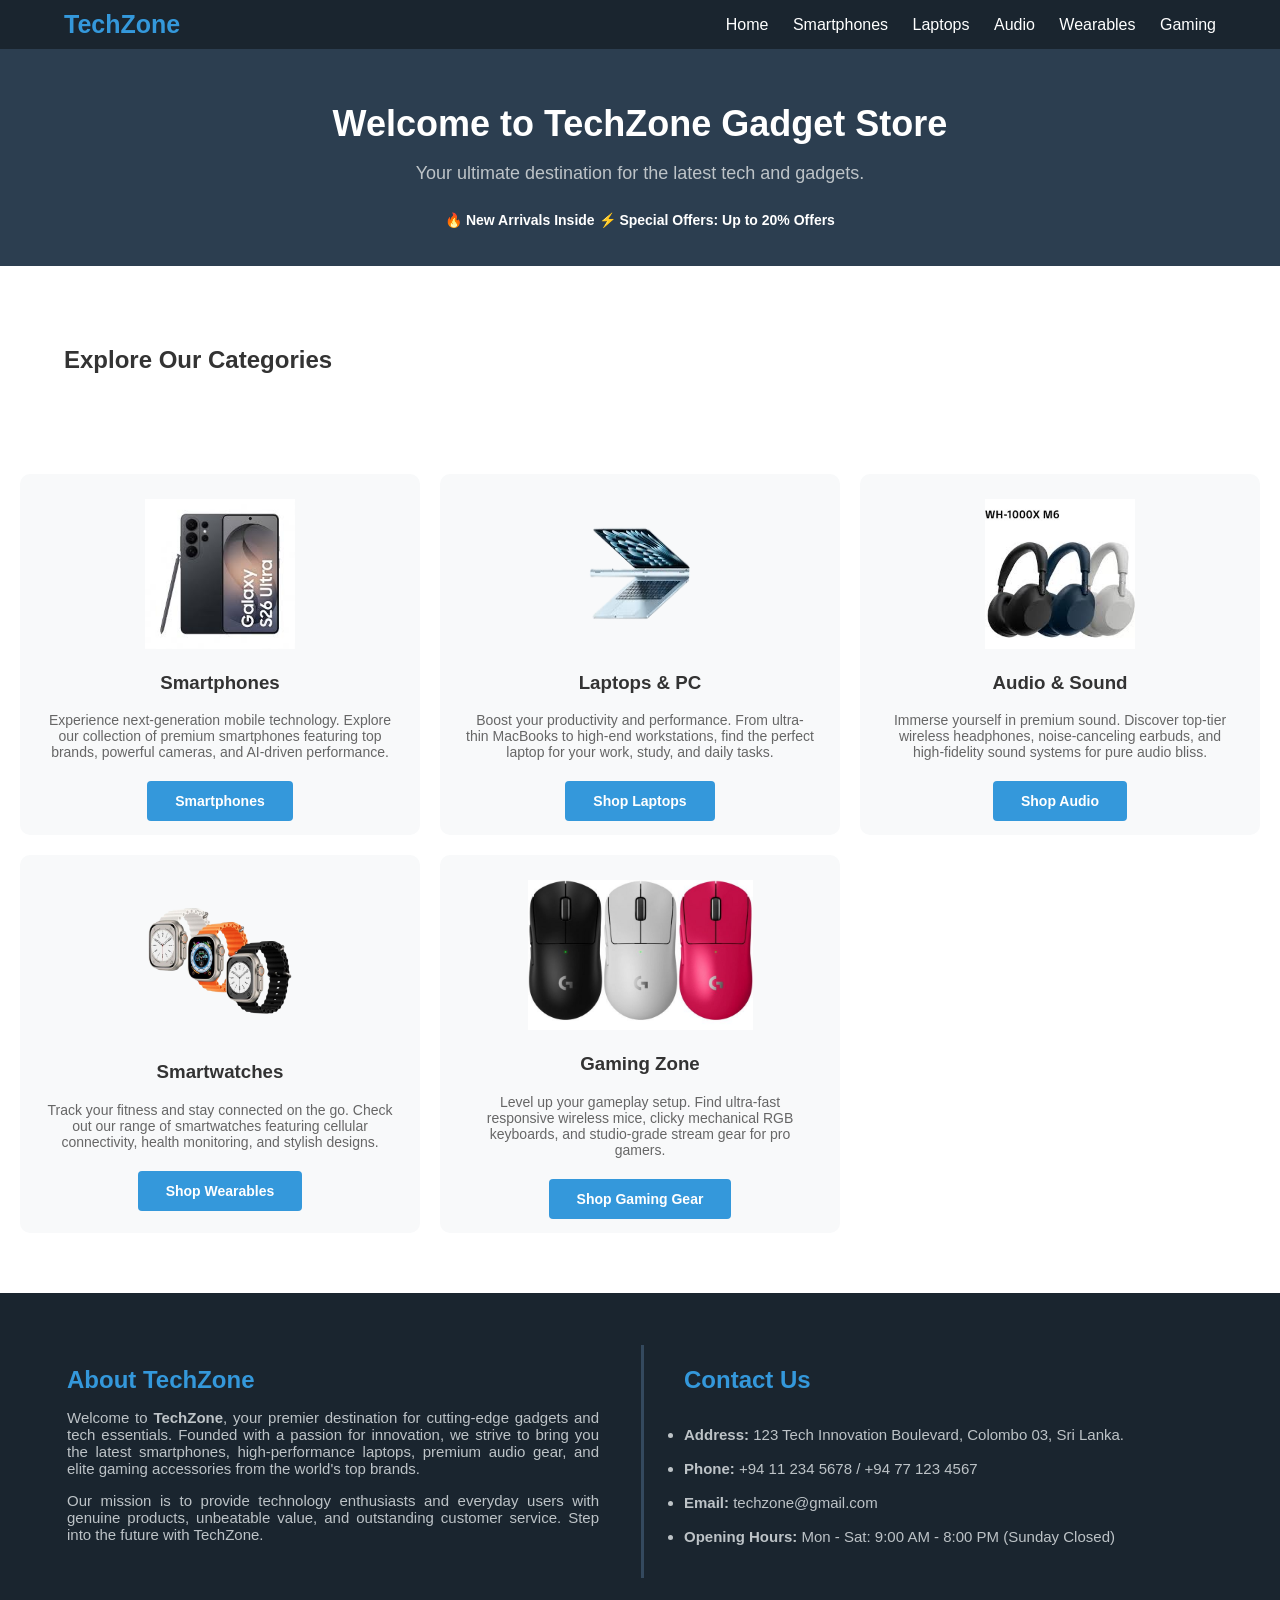
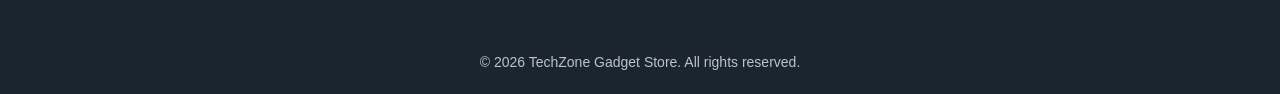
<file: index.html>
<!DOCTYPE html>
<html> 

    <head>
        <title>TechZone Gadget Store</title>
        <link rel="stylesheet" href="style.css">
    </head>

    <body style="font-family: 'Segoe UI', Tahoma, Geneva, Verdana, sans-serif;">

        <header>
            <div class="TZ"><b>TechZone</b></div>
            <nav>
                <a href="index.html">Home</a>
                <a href="smartphones.html">Smartphones</a>
                <a href="laptops.html">Laptops</a>
                <a href="audio.html">Audio</a>
                <a href="wearables.html">Wearables</a>
                <a href="gaming.html">Gaming</a>
            </nav>
        </header>

        <div class="hm" id="home">

            <h1 class="hm-h1">Welcome to TechZone Gadget Store</h1>
            <p class="hm-p">Your ultimate destination for the latest tech and gadgets.</p>
            
            <div class="Offers">
                    🔥 New Arrivals Inside 
                    ⚡ Special Offers: Up to 20% Offers
            </div>

        </div>
        <div class="home-categories">
        <h2 class="category">Explore Our Categories</h2>
        
            <table style="width: 100%; table-layout: fixed; border-collapse: separate; border-spacing: 20px;">
                
                <tr align="center">
                    <td class="td">

                        <img src="images/Smartphones/S26 ultra.jfif"  width="150px" height="150px"/>
                        <h3>Smartphones</h3>
                        <p class="p">Experience next-generation mobile technology. Explore our collection of premium smartphones featuring top brands, powerful cameras, and AI-driven performance.</p>
                        <br>
                        <a href="smartphones.html" class="shop">Smartphones</a>
                    </td>

                    <td class="td">
                        <img src="images/Laptops/Apple M5.png"  width="150px" height="150px"/>
                        <h3>Laptops & PC</h3>
                        <p class="p">Boost your productivity and performance. From ultra-thin MacBooks to high-end workstations, find the perfect laptop for your work, study, and daily tasks.</p>
                        <br>
                        <a href="laptops.html" class="shop">Shop Laptops</a>
                    </td>

                    <td class="td">
                        <img src="images/Audio & Headphones/sony 1000xm6.jfif"  width="150px" height="150px" />
                        <h3>Audio & Sound</h3>
                        <p class="p">Immerse yourself in premium sound. Discover top-tier wireless headphones, noise-canceling earbuds, and high-fidelity sound systems for pure audio bliss.</p>
                        <br>
                        <a href="audio.html" class="shop">Shop Audio</a>
                    </td>
                </tr>
                
                <tr align="center">
                    <td class="td">
                        <img src="images/Smartwatches & Wearables/apple.png"  width="150px" height="150px"/>
                        <h3>Smartwatches</h3>
                        <p class="p">Track your fitness and stay connected on the go. Check out our range of smartwatches featuring cellular connectivity, health monitoring, and stylish designs.</p>
                        <br>
                        <a href="wearables.html" class="shop">Shop Wearables</a>
                    </td>

                    <td class="td">
                        <img src="images/Gaming Accessories/Wireless Gaming Mouse.jfif"  width="225px" height="150px"/>
                        <h3>Gaming Zone</h3>
                        <p class="p">Level up your gameplay setup. Find ultra-fast responsive wireless mice, clicky mechanical RGB keyboards, and studio-grade stream gear for pro gamers.</p>
                        <br>
                        <a href="gaming.html" class="shop">Shop Gaming Gear</a>
                    </td>

                    
                </tr>

            </table>

        </div>

        <div class="about">

            <table style="width: 100%; height: auto; table-layout: fixed;">

                <tr>
                    <td style="padding-right: 40px;" valign="top">
                        <h2 style="color: #3498db; font-size: 24px; margin-bottom: 15px;">About TechZone</h2>
                        
                        <p class="ap">
                        
                            Welcome to <b>TechZone</b>, your premier destination for cutting-edge gadgets and tech essentials. Founded with a passion for innovation, we strive to bring you the latest smartphones, high-performance laptops, premium audio gear, and elite gaming accessories from the world's top brands. 
                        
                        </p>

                        <p class="ap">

                            Our mission is to provide technology enthusiasts and everyday users with genuine products, unbeatable value, and outstanding customer service. Step into the future with TechZone.
                       
                        </p>
                        
                    </td>

                    <td style="padding-left: 40px; border-left: 3px solid #34495e;" >

                        <h2 style="color: #3498db; font-size: 24px; margin-bottom: 15px;">Contact Us</h2>

                        <ul style=" padding: 0; font-size: 15px; color: #bdc3c7;"><br>
                            
                            <li> <b>Address:</b> 123 Tech Innovation Boulevard, Colombo 03, Sri Lanka.</li> <br>
                            <li> <b>Phone:</b> +94 11 234 5678 / +94 77 123 4567 </li> <br>
                            <li> <b>Email:</b> techzone@gmail.com</li> <br>
                            <li> <b>Opening Hours:</b> Mon - Sat: 9:00 AM - 8:00 PM (Sunday Closed)</li> <br>

                        </ul>

                    </td>

                </tr>

            </table>

        </div>

        <footer>

            <p>&copy; 2026 TechZone Gadget Store. All rights reserved.</p>

        </footer>

    </body>

</html>
</file>
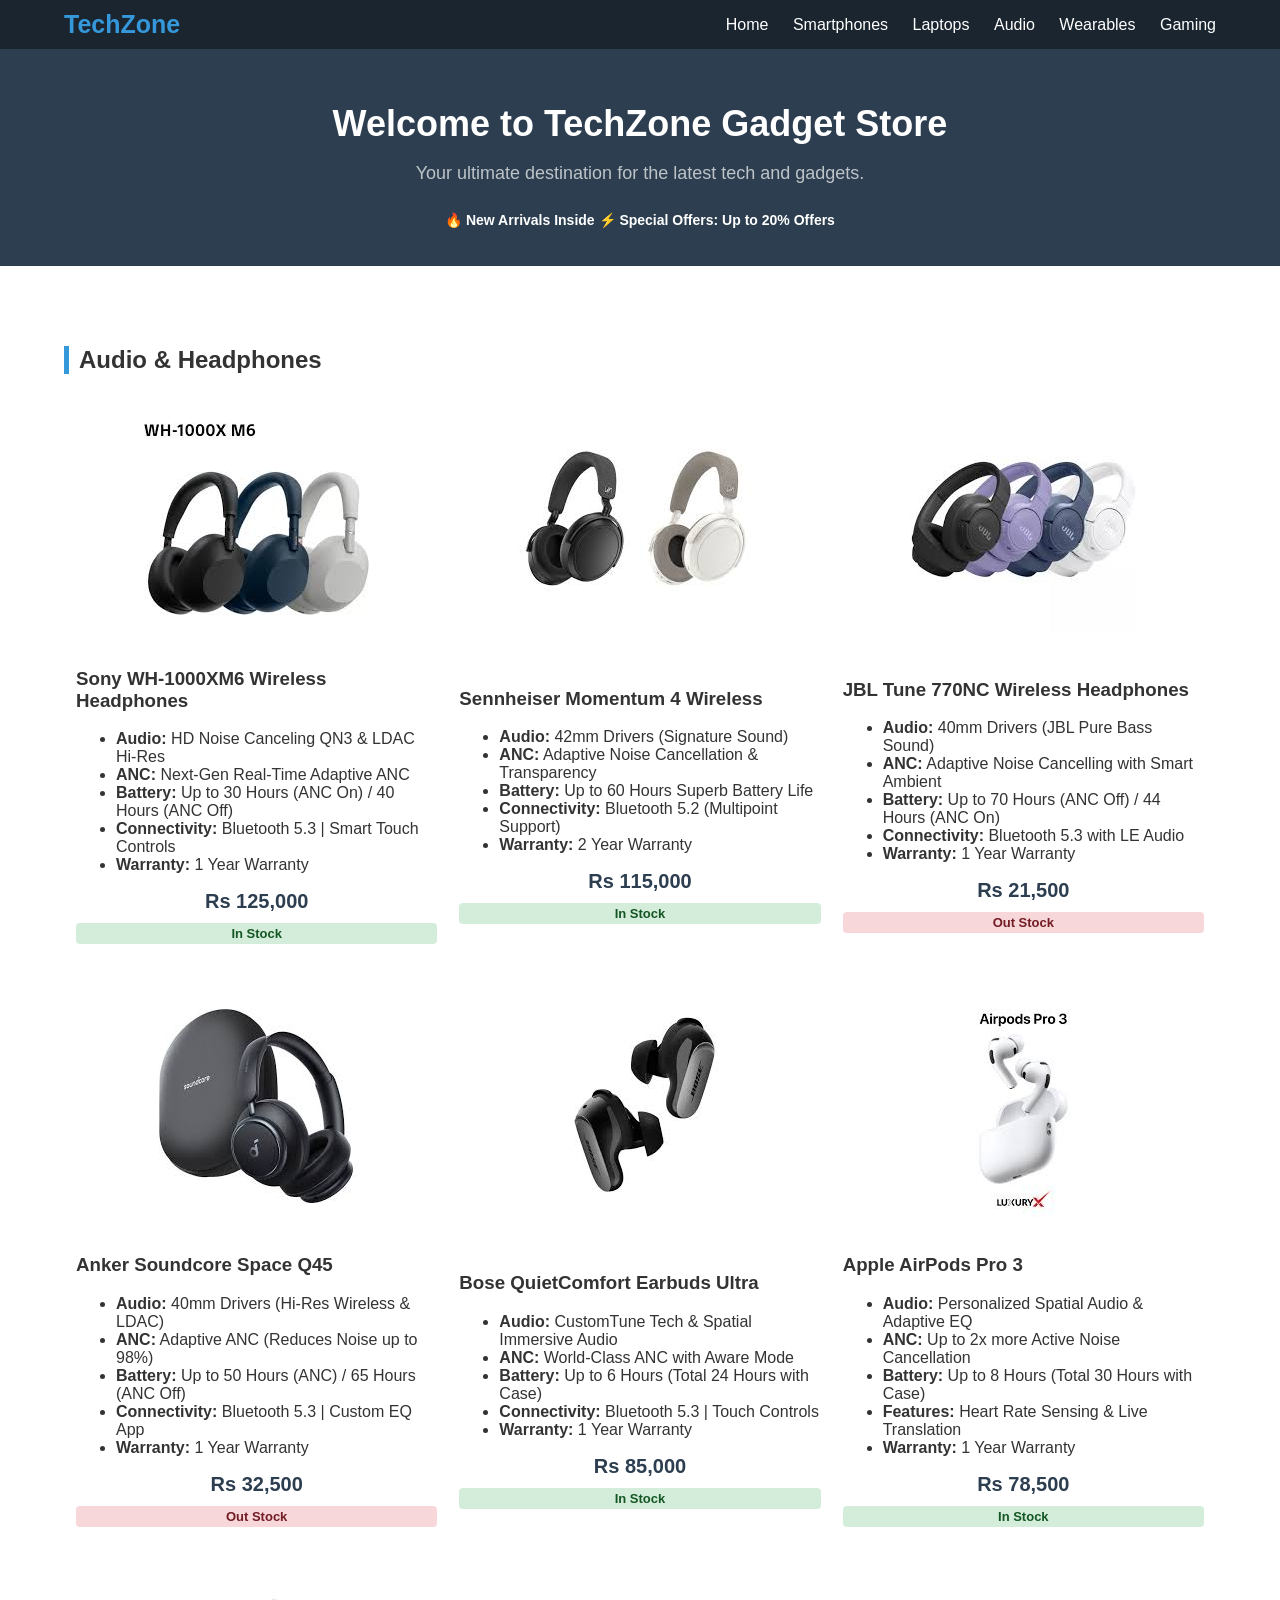
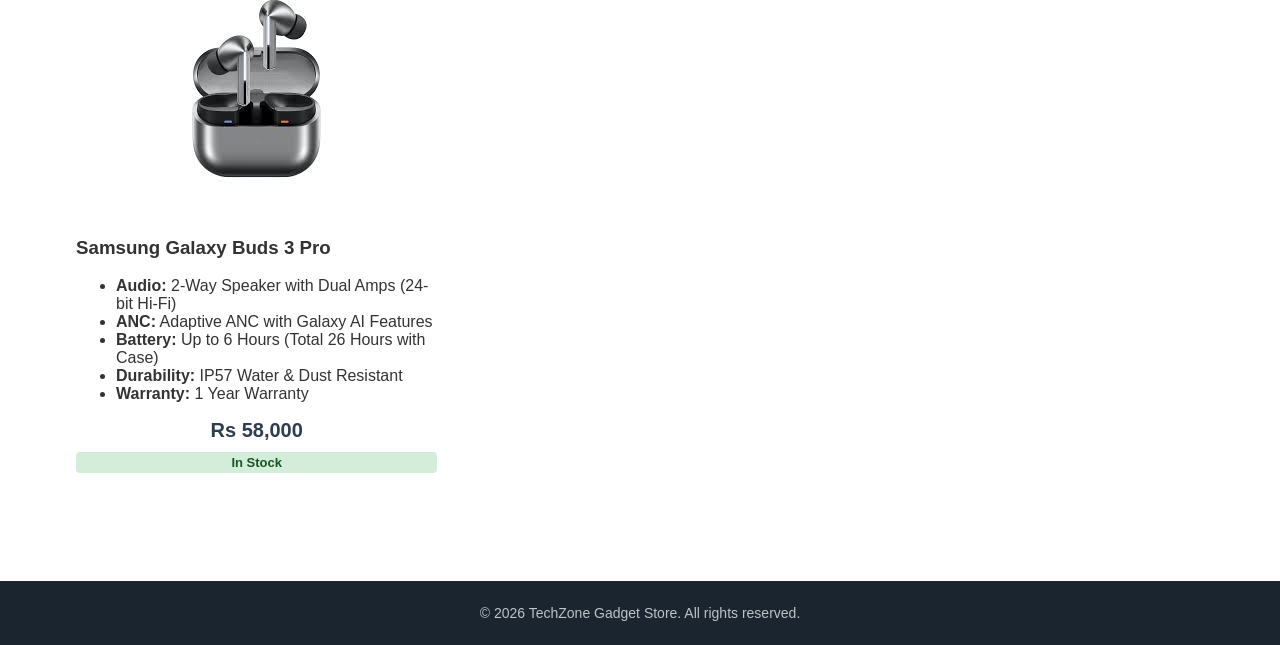
<file: audio.html>
<!DOCTYPE html>
<html> 

    <head>
        <title>TechZone Gadget Store</title>
        <link rel="stylesheet" href="style.css">
    </head>

    <body style="font-family: 'Segoe UI', Tahoma, Geneva, Verdana, sans-serif;">

        <header>
            <div class="TZ"><b>TechZone</b></div>
            <nav>
                <a href="index.html">Home</a>
                <a href="smartphones.html">Smartphones</a>
                <a href="laptops.html">Laptops</a>
                <a href="audio.html">Audio</a>
                <a href="wearables.html">Wearables</a>
                <a href="gaming.html">Gaming</a>
            </nav>
        </header>

        <div class="hm" id="home">

            <h1 class="hm-h1">Welcome to TechZone Gadget Store</h1>
            <p class="hm-p">Your ultimate destination for the latest tech and gadgets.</p>
            
            <div class="Offers">
                    🔥 New Arrivals Inside 
                    ⚡ Special Offers: Up to 20% Offers
            </div>

            </div>

        <div class="category" id="audio">

        <div><h2 class="ch2">Audio & Headphones</h2></div>

            <table style="width: 100%; height: auto; table-layout: fixed;">

                <tr align="center">

                    <td><img src="images/Audio & Headphones/sony 1000xm6.jfif"/></td>
                    <td><img src="images/Audio & Headphones/4 wireless.jfif"/></td>
                    <td><img src="images/Audio & Headphones/jbl 770nc.jfif" alt=""></td>
                
                </tr>
                
                <tr>

                    <td style="padding: 10px;">
                        <h3>Sony WH-1000XM6 Wireless Headphones</h3>
                        <ul>
                            <li><b>Audio:</b> HD Noise Canceling QN3 & LDAC Hi-Res</li>
                            <li><b>ANC:</b> Next-Gen Real-Time Adaptive ANC</li>
                            <li><b>Battery:</b> Up to 30 Hours (ANC On) / 40 Hours (ANC Off)</li>
                            <li><b>Connectivity:</b> Bluetooth 5.3 | Smart Touch Controls</li>
                            <li><b>Warranty:</b> 1 Year Warranty</li>
                        </ul>
                        <div class="prize">Rs 125,000</div>
                        <div class="in-stock">In Stock</div>
                        <br><br>
                    </td>

                    <td style="padding: 10px;">
                        <h3>Sennheiser Momentum 4 Wireless</h3>
                        <ul>
                            <li><b>Audio:</b> 42mm Drivers (Signature Sound)</li>
                            <li><b>ANC:</b> Adaptive Noise Cancellation & Transparency</li>
                            <li><b>Battery:</b> Up to 60 Hours Superb Battery Life</li>
                            <li><b>Connectivity:</b> Bluetooth 5.2 (Multipoint Support)</li>
                            <li><b>Warranty:</b> 2 Year Warranty</li>
                        </ul>
                        <div class="prize">Rs 115,000</div>
                        <div class="in-stock">In Stock</div>
                        <br><br>
                    </td>

                    <td style="padding: 10px;">
                        <h3>JBL Tune 770NC Wireless Headphones</h3>
                        <ul>
                            <li><b>Audio:</b> 40mm Drivers (JBL Pure Bass Sound)</li>
                            <li><b>ANC:</b> Adaptive Noise Cancelling with Smart Ambient</li>
                            <li><b>Battery:</b> Up to 70 Hours (ANC Off) / 44 Hours (ANC On)</li>
                            <li><b>Connectivity:</b> Bluetooth 5.3 with LE Audio</li>
                            <li><b>Warranty:</b> 1 Year Warranty</li>
                        </ul>
                        <div class="prize">Rs 21,500</div> 
                        <div class="out-stock">Out Stock</div>
                        <br><br>
                    </td>

                </tr>

                <tr align="center">
                    <td><img src="images/Audio & Headphones/Anker Q45.jfif" /></td>
                    <td><img src="images/Audio & Headphones/bose ultra.jfif" /></td>
                    <td><img src="images/Audio & Headphones/Airpods pro 3.jfif"/></td>
                </tr>
                
                <tr>

                    <td style="padding: 10px;">
                        <h3>Anker Soundcore Space Q45</h3>
                        <ul>
                            <li><b>Audio:</b> 40mm Drivers (Hi-Res Wireless & LDAC)</li>
                            <li><b>ANC:</b> Adaptive ANC (Reduces Noise up to 98%)</li>
                            <li><b>Battery:</b> Up to 50 Hours (ANC) / 65 Hours (ANC Off)</li>
                            <li><b>Connectivity:</b> Bluetooth 5.3 | Custom EQ App</li>
                            <li><b>Warranty:</b> 1 Year Warranty</li>
                        </ul>
                        <div class="prize">Rs 32,500</div>
                        <div class="out-stock">Out Stock</div>
                        <br><br>
                    </td>

                    <td style="padding: 10px;">
                        <h3>Bose QuietComfort Earbuds Ultra</h3>
                        <ul>
                            <li><b>Audio:</b> CustomTune Tech & Spatial Immersive Audio</li>
                            <li><b>ANC:</b> World-Class ANC with Aware Mode</li>
                            <li><b>Battery:</b> Up to 6 Hours (Total 24 Hours with Case)</li>
                            <li><b>Connectivity:</b> Bluetooth 5.3 | Touch Controls</li>
                            <li><b>Warranty:</b> 1 Year Warranty</li>
                        </ul>
                        <div class="prize">Rs 85,000</div>
                        <div class="in-stock">In Stock</div>
                        <br><br>
                    </td>

                        <td style="padding: 10px;">
                            <h3>Apple AirPods Pro 3</h3>
                            <ul>
                                <li><b>Audio:</b> Personalized Spatial Audio & Adaptive EQ</li>
                            <li><b>ANC:</b> Up to 2x more Active Noise Cancellation</li>
                            <li><b>Battery:</b> Up to 8 Hours (Total 30 Hours with Case)</li>
                            <li><b>Features:</b> Heart Rate Sensing & Live Translation</li>
                            <li><b>Warranty:</b> 1 Year Warranty</li>
                            </ul>
                            <div class="prize">Rs 78,500</div>
                            <div class="in-stock">In Stock</div>
                            <br><br>
                        </td>

                </tr>

                <tr align="center">
                    <td><img src="images/Audio & Headphones/samsung pro 3.jfif"/></td>
                </tr>

                <tr>

                    <td style="padding: 10px;">
                        <h3>Samsung Galaxy Buds 3 Pro</h3>
                        <ul>
                            <li><b>Audio:</b> 2-Way Speaker with Dual Amps (24-bit Hi-Fi)</li>
                            <li><b>ANC:</b> Adaptive ANC with Galaxy AI Features</li>
                            <li><b>Battery:</b> Up to 6 Hours (Total 26 Hours with Case)</li>
                            <li><b>Durability:</b> IP57 Water & Dust Resistant</li>
                            <li><b>Warranty:</b> 1 Year Warranty</li>
                        </ul>
                        <div class="prize">Rs 58,000</div>
                        <div class="in-stock">In Stock</div>
                        <br><br>
                    </td>

                </tr>
                
            </table>

        </div>
        
        <footer>

            <p>&copy; 2026 TechZone Gadget Store. All rights reserved.</p>

        </footer>
        
    </body>

</html>
</file>
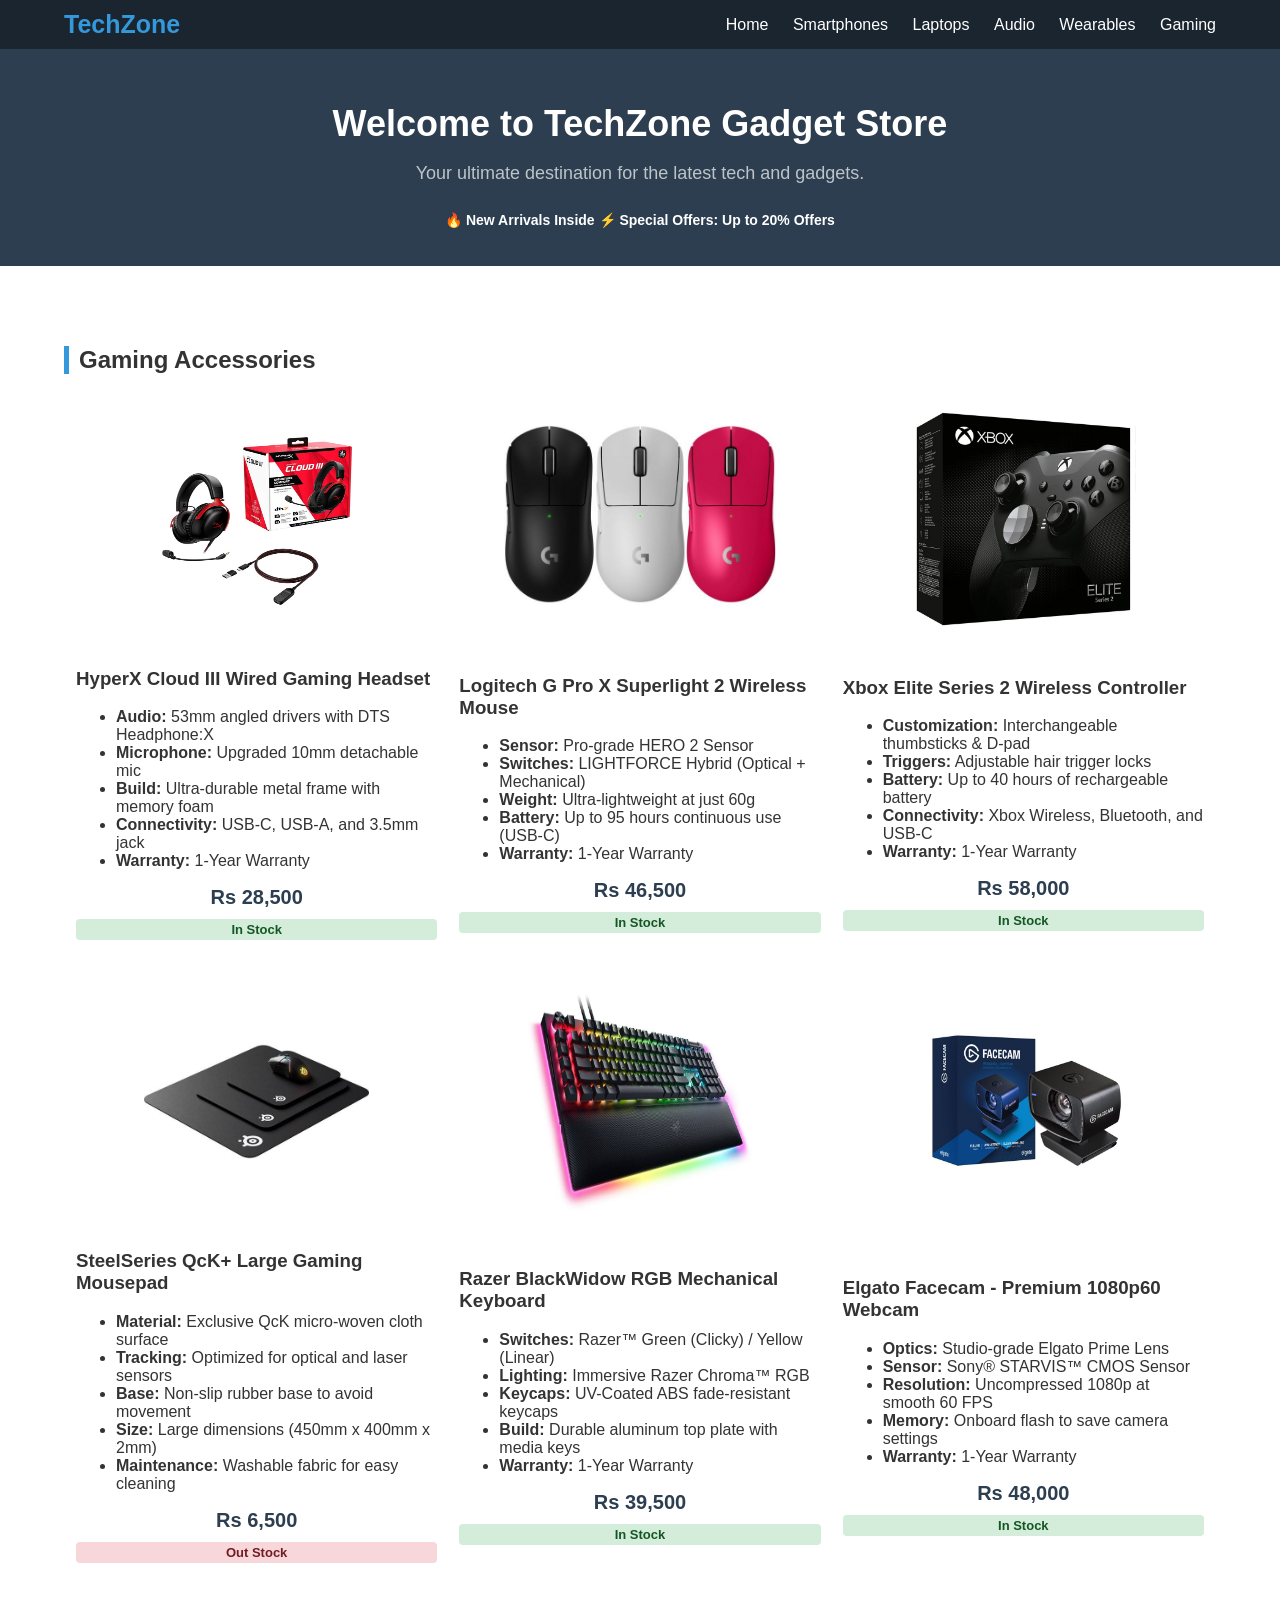
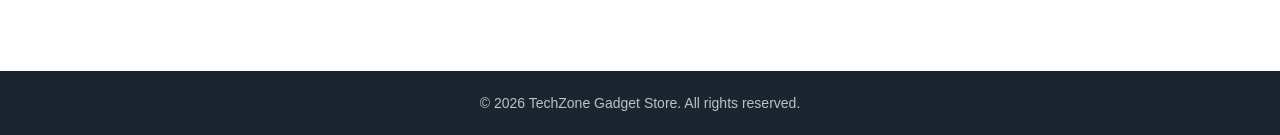
<file: gaming.html>
<!DOCTYPE html>
<html> 

    <head>
        <title>TechZone Gadget Store</title>
        <link rel="stylesheet" href="style.css">
    </head>

    <body style="font-family: 'Segoe UI', Tahoma, Geneva, Verdana, sans-serif;">

        <header>
            <div class="TZ"><b>TechZone</b></div>
            <nav>
                <a href="index.html">Home</a>
                <a href="smartphones.html">Smartphones</a>
                <a href="laptops.html">Laptops</a>
                <a href="audio.html">Audio</a>
                <a href="wearables.html">Wearables</a>
                <a href="gaming.html">Gaming</a>
            </nav>
        </header>

        <div class="hm" id="home">

            <h1 class="hm-h1">Welcome to TechZone Gadget Store</h1>
            <p class="hm-p">Your ultimate destination for the latest tech and gadgets.</p>
            
            <div class="Offers">
                    🔥 New Arrivals Inside 
                    ⚡ Special Offers: Up to 20% Offers
            </div>

        </div>
        
        <div class="category" id="gaming">

        <div><h2 class="ch2">Gaming Accessories</h2></div>

            <table style="width: 100%; height: auto; table-layout: fixed;">

                <tr align="center">
                    <td><img src="images/Gaming Accessories/Wired Gaming Headset.jfif" width="190px" height="225px" /></td>
                    <td><img src="images/Gaming Accessories/Wireless Gaming Mouse.jfif" width="px" height="190px"/></td>
                    <td><img src="images/Gaming Accessories/Xbox Elite Controller.jfif" width="225px" height="225px"/></td>
                </tr>

                <tr>
                    <td style="padding: 10px;">
                        <h3>HyperX Cloud III Wired Gaming Headset</h3>
                        <ul>
                            <li><b>Audio:</b> 53mm angled drivers with DTS Headphone:X</li>
                            <li><b>Microphone:</b> Upgraded 10mm detachable mic</li>
                            <li><b>Build:</b> Ultra-durable metal frame with memory foam</li>
                            <li><b>Connectivity:</b> USB-C, USB-A, and 3.5mm jack</li>
                            <li><b>Warranty:</b> 1-Year Warranty</li>
                        </ul>
                        <div class="prize">Rs 28,500</div>
                        <div class="in-stock">In Stock</div>
                        <br><br>
                    </td>
                    
                    <td style="padding: 10px;">
                        <h3>Logitech G Pro X Superlight 2 Wireless Mouse</h3>
                        <ul>
                            <li><b>Sensor:</b> Pro-grade HERO 2 Sensor</li>
                            <li><b>Switches:</b> LIGHTFORCE Hybrid (Optical + Mechanical)</li>
                            <li><b>Weight:</b> Ultra-lightweight at just 60g</li>
                            <li><b>Battery:</b> Up to 95 hours continuous use (USB-C)</li>
                            <li><b>Warranty:</b> 1-Year Warranty</li>
                        </ul>
                        <div class="prize">Rs 46,500</div>
                        <div class="in-stock">In Stock</div>
                        <br><br>
                    </td>
                    
                    <td style="padding: 10px;">
                        <h3>Xbox Elite Series 2 Wireless Controller</h3>
                        <ul>
                            <li><b>Customization:</b> Interchangeable thumbsticks & D-pad</li>
                            <li><b>Triggers:</b> Adjustable hair trigger locks</li>
                            <li><b>Battery:</b> Up to 40 hours of rechargeable battery</li>
                            <li><b>Connectivity:</b> Xbox Wireless, Bluetooth, and USB-C</li>
                            <li><b>Warranty:</b> 1-Year Warranty</li>
                        </ul>
                        <div class="prize">Rs 58,000</div>
                        <div class="in-stock">In Stock</div>
                        <br><br>
                    </td>

                </tr>

                <tr align="center">
                    <td><img src="images/Gaming Accessories/Gaming mouse Surface.jfif" width="225px" height="225px"/></td>
                    <td><img src="images/Gaming Accessories/RAzer Keyboard.jfif" width="225px" height="225px"/></td>
                    <td><img src="images/Gaming Accessories/ELGATO Facecam.jfif" width="225px" height="225px"/></td>
                    
                    
                </tr>

                <tr>
    
                    <td style="padding: 10px;">
                        <h3>SteelSeries QcK+ Large Gaming Mousepad</h3>
                        <ul>
                            <li><b>Material:</b> Exclusive QcK micro-woven cloth surface</li>
                            <li><b>Tracking:</b> Optimized for optical and laser sensors</li>
                            <li><b>Base:</b> Non-slip rubber base to avoid movement</li>
                            <li><b>Size:</b> Large dimensions (450mm x 400mm x 2mm)</li>
                            <li><b>Maintenance:</b> Washable fabric for easy cleaning</li>
                        </ul>
                        <div class="prize">Rs 6,500</div>
                        <div class="out-stock">Out Stock</div>
                        <br><br>
                    </td>

                    <td style="padding: 10px;">
                        <h3>Razer BlackWidow RGB Mechanical Keyboard</h3>
                        <ul>
                            <li><b>Switches:</b> Razer™ Green (Clicky) / Yellow (Linear)</li>
                            <li><b>Lighting:</b> Immersive Razer Chroma™ RGB</li>
                            <li><b>Keycaps:</b> UV-Coated ABS fade-resistant keycaps</li>
                            <li><b>Build:</b> Durable aluminum top plate with media keys</li>
                            <li><b>Warranty:</b> 1-Year Warranty</li>
                        </ul>
                        <div class="prize">Rs 39,500</div>
                        <div class="in-stock">In Stock</div>
                        <br><br>
                    </td>

                    <td style="padding: 10px;">
                        <h3>Elgato Facecam - Premium 1080p60 Webcam</h3>
                        <ul>
                        <li><b>Optics:</b> Studio-grade Elgato Prime Lens</li>
                            <li><b>Sensor:</b> Sony® STARVIS™ CMOS Sensor</li>
                            <li><b>Resolution:</b> Uncompressed 1080p at smooth 60 FPS</li>
                            <li><b>Memory:</b> Onboard flash to save camera settings</li>
                            <li><b>Warranty:</b> 1-Year Warranty</li>
                        </ul>
                        <div class="prize">Rs 48,000</div>
                        <div class="in-stock">In Stock</div>
                        <br><br>
                    </td>
                    
                    

                </tr>
            </table>

        </div>
        
        <footer>

            <p>&copy; 2026 TechZone Gadget Store. All rights reserved.</p>

        </footer>
            
    </body>

</html>
</file>
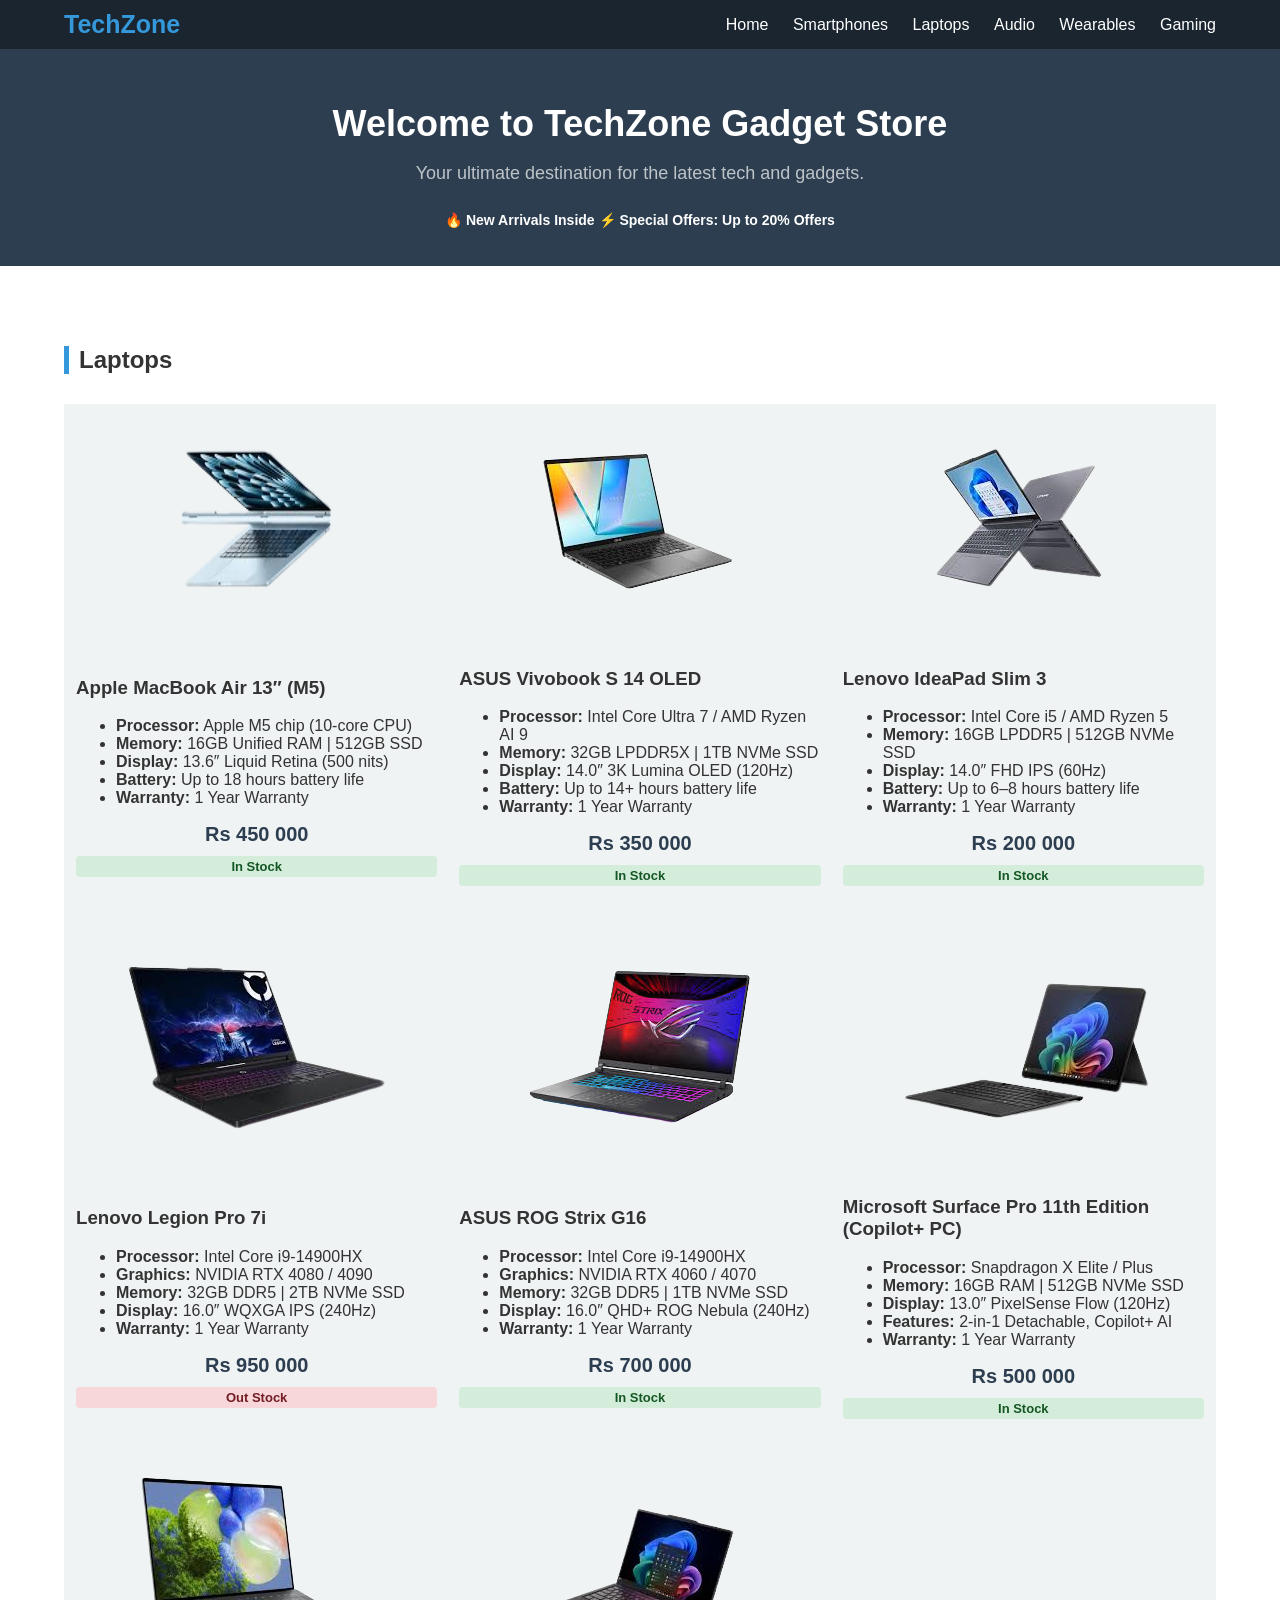
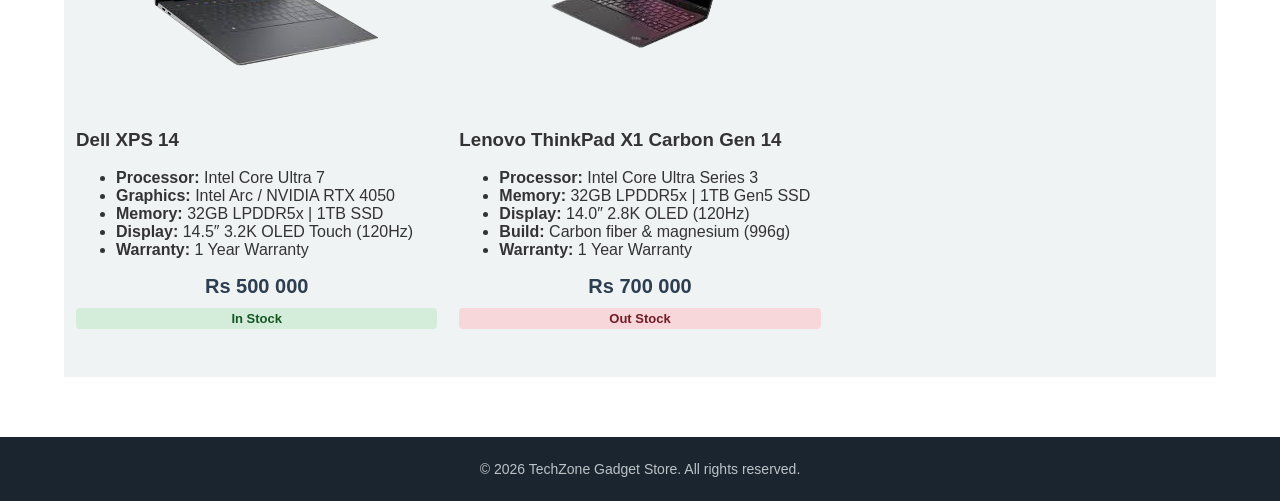
<file: laptops.html>
<!DOCTYPE html>
<html> 

    <head>
        <title>TechZone Gadget Store</title>
        <link rel="stylesheet" href="style.css">
    </head>

    <body style="font-family: 'Segoe UI', Tahoma, Geneva, Verdana, sans-serif;">

        <header>
            <div class="TZ"><b>TechZone</b></div>
            <nav>
                <a href="index.html">Home</a>
                <a href="smartphones.html">Smartphones</a>
                <a href="laptops.html">Laptops</a>
                <a href="audio.html">Audio</a>
                <a href="wearables.html">Wearables</a>
                <a href="gaming.html">Gaming</a>
            </nav>
        </header>

        <div class="hm" id="home">

            <h1 class="hm-h1">Welcome to TechZone Gadget Store</h1>
            <p class="hm-p">Your ultimate destination for the latest tech and gadgets.</p>
            
            <div class="Offers">
                    🔥 New Arrivals Inside 
                    ⚡ Special Offers: Up to 20% Offers
            </div>

        </div>

        <div class="category" id="laptops">

        <div><h2 class="ch2">Laptops</h2></div>

            <table style="width: 100%; height: auto; background-color: #f0f3f4; table-layout: fixed;">

                <tr align="center">
                    <td><img src="images/Laptops/Apple M5.png" width="225px" height="225px"/></td>
                    <td><img src="images/Laptops/Asus S14.jfif" width="225px" height="225px"/></td>
                    <td><img src="images/Laptops/lenovo m3.png" /></td>
                </tr>

                <tr>
                    <td style="padding: 10px;">
                        <h3>Apple MacBook Air 13″ (M5)</h3>
                        <ul>
                            <li><b>Processor:</b> Apple M5 chip (10-core CPU)</li>
                            <li><b>Memory:</b> 16GB Unified RAM | 512GB SSD</li>
                            <li><b>Display:</b> 13.6″ Liquid Retina (500 nits)</li>
                            <li><b>Battery:</b> Up to 18 hours battery life</li>
                            <li><b>Warranty:</b> 1 Year Warranty</li>
                        </ul>
                        <div class="prize">Rs 450 000</div>
                        <div class="in-stock">In Stock</div>
                        <br><br>
                    </td>

                    <td style="padding: 10px;">
                        <h3>ASUS Vivobook S 14 OLED</h3>
                        <ul>
                            <li><b>Processor:</b> Intel Core Ultra 7 / AMD Ryzen AI 9</li>
                            <li><b>Memory:</b> 32GB LPDDR5X | 1TB NVMe SSD</li>
                            <li><b>Display:</b> 14.0″ 3K Lumina OLED (120Hz)</li>
                            <li><b>Battery:</b> Up to 14+ hours battery life</li>
                            <li><b>Warranty:</b> 1 Year Warranty</li>
                        </ul>
                        <div class="prize">Rs 350 000</div>
                        <div class="in-stock">In Stock</div>
                        <br><br>
                    </td>

                    <td style="padding: 10px;">
                        <h3>Lenovo IdeaPad Slim 3</h3>
                        <ul>
                            <li><b>Processor:</b> Intel Core i5 / AMD Ryzen 5</li>
                            <li><b>Memory:</b> 16GB LPDDR5 | 512GB NVMe SSD</li>
                            <li><b>Display:</b> 14.0″ FHD IPS (60Hz)</li>
                            <li><b>Battery:</b> Up to 6–8 hours battery life</li>
                            <li><b>Warranty:</b> 1 Year Warranty</li>
                        </ul>
                        <div class="prize">Rs 200 000</div>
                        <div class="in-stock">In Stock</div>
                        <br><br>
                    </td>

                </tr>

                <tr align="center">

                    <td><img src="images/Laptops/lenovo pro 7i.png"/></td>
                    <td><img src="images/Laptops/Asus Rog G16.jfif"/></td>
                    <td><img src="images/Laptops/ms pro 11.png"/></td>

                </tr>

                <tr>
                    <td style="padding: 10px;">
                        <h3>Lenovo Legion Pro 7i</h3>
                        <ul>
                            <li><b>Processor:</b> Intel Core i9-14900HX</li>
                            <li><b>Graphics:</b> NVIDIA RTX 4080 / 4090</li>
                            <li><b>Memory:</b> 32GB DDR5 | 2TB NVMe SSD</li>
                            <li><b>Display:</b> 16.0″ WQXGA IPS (240Hz)</li>
                            <li><b>Warranty:</b> 1 Year Warranty</li>
                        </ul>
                        <div class="prize">Rs 950 000</div>
                        <div class="out-stock">Out Stock</div>
                        <br><br>
                    </td>

                    <td style="padding: 10px;">
                        <h3>ASUS ROG Strix G16</h3>
                        <ul>
                            <li><b>Processor:</b> Intel Core i9-14900HX</li>
                            <li><b>Graphics:</b> NVIDIA RTX 4060 / 4070</li>
                            <li><b>Memory:</b> 32GB DDR5 | 1TB NVMe SSD</li>
                            <li><b>Display:</b> 16.0″ QHD+ ROG Nebula (240Hz)</li>
                            <li><b>Warranty:</b> 1 Year Warranty</li>
                        </ul>
                        <div class="prize">Rs 700 000</div>
                        <div class="in-stock">In Stock</div>
                        <br><br>
                    </td>

                    <td style="padding: 10px;">
                        <h3>Microsoft Surface Pro 11th Edition (Copilot+ PC)</h3>
                        <ul>
                            <li><b>Processor:</b> Snapdragon X Elite / Plus</li>
                            <li><b>Memory:</b> 16GB RAM | 512GB NVMe SSD</li>
                            <li><b>Display:</b> 13.0″ PixelSense Flow (120Hz)</li>
                            <li><b>Features:</b> 2-in-1 Detachable, Copilot+ AI</li>
                            <li><b>Warranty:</b> 1 Year Warranty</li>
                        </ul>
                        <div class="prize">Rs 500 000</div>
                        <div class="in-stock">In Stock</div>
                        <br><br>
                    </td>

                </tr>

                <tr align="center">

                    <td><img src="images/Laptops/dell xps.jfif"/></td>
                    <td><img src="images/Laptops/lenovo x1.png"/></td>

                </tr>

                <tr>

                    <td style="padding: 10px;">
                        <h3>Dell XPS 14</h3>
                        <ul>
                            <li><b>Processor:</b> Intel Core Ultra 7</li>
                            <li><b>Graphics:</b> Intel Arc / NVIDIA RTX 4050</li>
                            <li><b>Memory:</b> 32GB LPDDR5x | 1TB SSD</li>
                            <li><b>Display:</b> 14.5″ 3.2K OLED Touch (120Hz)</li>
                            <li><b>Warranty:</b> 1 Year Warranty</li>
                        </ul>
                        <div class="prize">Rs 500 000</div>
                        <div class="in-stock">In Stock</div>
                        <br><br>
                    </td>

                    <td style="padding: 10px;">
                        <h3>Lenovo ThinkPad X1 Carbon Gen 14</h3>
                        <ul>
                            <li><b>Processor:</b> Intel Core Ultra Series 3</li>
                            <li><b>Memory:</b> 32GB LPDDR5x | 1TB Gen5 SSD</li>
                            <li><b>Display:</b> 14.0″ 2.8K OLED (120Hz)</li>
                            <li><b>Build:</b> Carbon fiber & magnesium (996g)</li>
                            <li><b>Warranty:</b> 1 Year Warranty</li>
                        </ul>
                        <div class="prize">Rs 700 000</div>
                        <div class="out-stock">Out Stock</div>
                        <br><br>
                    </td>

                </tr>

            </table>        

        </div>
        
        <footer>

            <p>&copy; 2026 TechZone Gadget Store. All rights reserved.</p>

        </footer>

    </body>

</html>
</file>
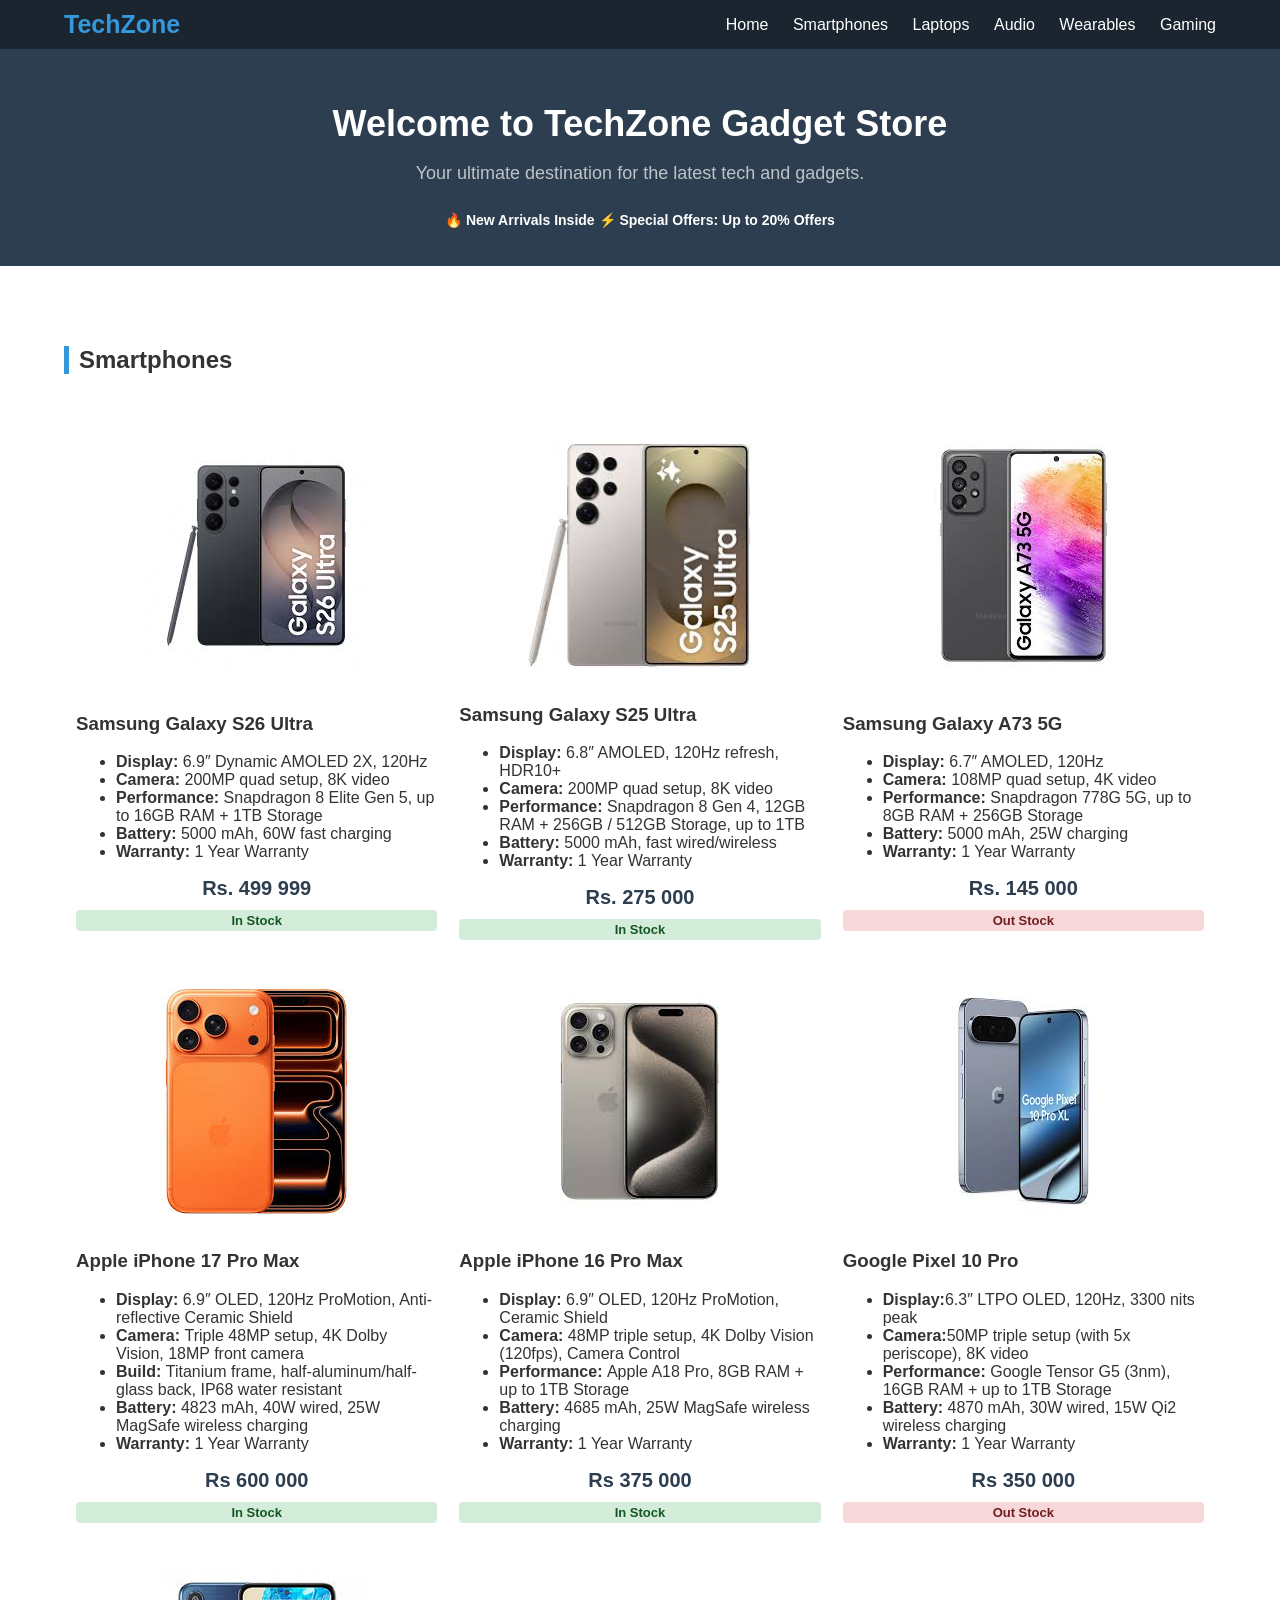
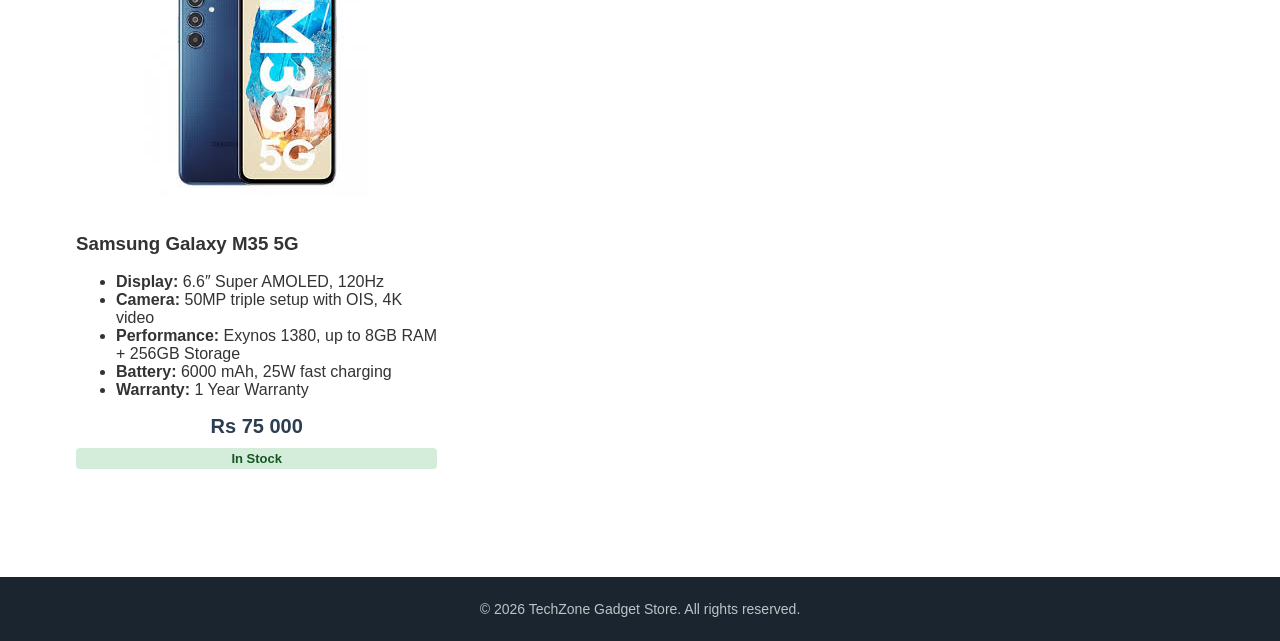
<file: smartphones.html>
<!DOCTYPE html>
<html> 

    <head>
        <title>TechZone Gadget Store</title>
        <link rel="stylesheet" href="style.css">
    </head>

    <body style="font-family: 'Segoe UI', Tahoma, Geneva, Verdana, sans-serif;">

        <header>
            <div class="TZ"><b>TechZone</b></div>
            <nav>
                <a href="index.html">Home</a>
                <a href="smartphones.html">Smartphones</a>
                <a href="laptops.html">Laptops</a>
                <a href="audio.html">Audio</a>
                <a href="wearables.html">Wearables</a>
                <a href="gaming.html">Gaming</a>
            </nav>
        </header>

        <div class="hm" id="home">

            <h1 class="hm-h1">Welcome to TechZone Gadget Store</h1>
            <p class="hm-p">Your ultimate destination for the latest tech and gadgets.</p>
            
            <div class="Offers">
                    🔥 New Arrivals Inside 
                    ⚡ Special Offers: Up to 20% Offers
            </div>

        </div>

        <div class="category" id="smartphones">

            <div><h2 class="ch2">Smartphones</h2></div>

            <table style="width: 100%; height: auto; table-layout: fixed;">

                <tr align="center">
                    <td><img src="images/Smartphones/S26 ultra.jfif" width="225px" height="225px"/></td>
                    <td><img src="images/Smartphones/S25 ultra.jpg" width="225px" height="225px"/></td>
                    <td><img src="images/Smartphones/A73.jfif" width="225px" height="225px"/></td>
                </tr>

                <tr>
                    <td style="padding: 10px;">
                        <h3>Samsung Galaxy S26 Ultra</h3>
                        <ul>
                            <li><b>Display:</b> 6.9″ Dynamic AMOLED 2X, 120Hz</li>
                            <li><b>Camera:</b> 200MP quad setup, 8K video</li>
                            <li><b>Performance: </b> Snapdragon 8 Elite Gen 5, up to 16GB RAM + 1TB Storage</li>
                            <li><b>Battery: </b>5000 mAh, 60W fast charging</li>
                            <li><b>Warranty: </b>1 Year Warranty</li>
                        </ul>
                        <div class="prize">Rs. 499 999</div>
                        <div class="in-stock">In Stock</div>
                        <br><br>
                    </td>

                    <td style="padding: 10px;">
                        <h3>Samsung Galaxy S25 Ultra</h3>
                        <ul>
                            <li><b>Display:</b> 6.8″ AMOLED, 120Hz refresh, HDR10+</li>
                            <li><b>Camera:</b> 200MP quad setup, 8K video</li>
                            <li><b>Performance: </b> Snapdragon 8 Gen 4, 12GB RAM + 256GB / 512GB Storage, up to 1TB</li>
                            
                            <li><b>Battery: </b>5000 mAh, fast wired/wireless</li>
                            
                            <li><b>Warranty: </b>1 Year Warranty</li>
                        </ul>
                        <div class="prize">Rs. 275 000</div>
                        <div class="in-stock">In Stock</div>
                        <br><br>
                    </td>

                    <td style="padding: 10px;">
                        <h3> Samsung Galaxy A73 5G </h3>
                        <ul>
                            <li> <b>Display:</b> 6.7″ AMOLED, 120Hz</li>
                            <li><b>Camera:</b> 108MP quad setup, 4K video</li>
                            <li><b>Performance: </b> Snapdragon 778G 5G, up to 8GB RAM + 256GB Storage</li>
                            
                            <li><b>Battery: </b>5000 mAh, 25W charging</li>
                            
                            <li><b>Warranty: </b>1 Year Warranty</li>
                        </ul>
                        <div class="prize">Rs. 145 000</div>
                        <div class="out-stock">Out Stock</div>
                        <br><br>
                    </td>
                <br><br>
                </tr>
                
                <tr align="center">
                    <td><img src="images/Smartphones/17 pro max.jfif" width="225px" height="225px"/></td>
                    <td><img src="images/Smartphones/16 pro max.jfif" width="225px" height="225px"/></td>
                    <td><img src="images/Smartphones/pixel 10.jfif" width="225px" height="225px"/></td>
                </tr>

                <tr>
                    

                    <td style="padding: 10px;">
                        <h3>Apple iPhone 17 Pro Max </h3>
                        <ul>
                            <li> <b>Display: </b>6.9″ OLED, 120Hz ProMotion, Anti-reflective Ceramic Shield</li>
                            <li><b>Camera: </b>Triple 48MP setup, 4K Dolby Vision, 18MP front camera</li>
                            
                            <li><b>Build: </b>Titanium frame, half-aluminum/half-glass back, IP68 water resistant</li>
                            <li><b>Battery: </b>4823 mAh, 40W wired, 25W MagSafe wireless charging</li>
                            
                            <li><b>Warranty: </b>1 Year Warranty</li>
                        </ul>
                        <div class="prize">Rs 600 000</div>
                        <div class="in-stock">In Stock</div>
                        <br><br>
                    </td>

                    <td style="padding: 10px;">
                        <h3>Apple iPhone 16 Pro Max</h3>
                        <ul>
                            <li> <b>Display: </b>6.9″ OLED, 120Hz ProMotion, Ceramic Shield</li>
                            <li><b>Camera: </b>48MP triple setup, 4K Dolby Vision (120fps), Camera Control</li>
                            <li><b>Performance: </b>Apple A18 Pro, 8GB RAM + up to 1TB Storage</li>
                            
                            <li><b>Battery: </b>4685 mAh, 25W MagSafe wireless charging</li>
                            
                            <li><b>Warranty: </b>1 Year Warranty</li>
                        </ul>
                        <div class="prize">Rs 375 000</div>
                        <div class="in-stock">In Stock</div>
                        <br><br>
                    </td>

                    <td style="padding: 10px;">
                        <h3> Google Pixel 10 Pro</h3>
                        <ul>
                            <li> <b>Display:</b>6.3″ LTPO OLED, 120Hz, 3300 nits peak</li>
                            <li><b>Camera:</b>50MP triple setup (with 5x periscope), 8K video</li>
                            <li><b>Performance: </b>Google Tensor G5 (3nm), 16GB RAM + up to 1TB Storage</li>
                            
                            <li><b>Battery: </b>4870 mAh, 30W wired, 15W Qi2 wireless charging</li>
                            
                            <li><b>Warranty: </b>1 Year Warranty</li>
                        </ul>
                        <div class="prize">Rs 350 000</div>
                        <div class="out-stock">Out Stock</div>
                        <br><br>
                    </td>

                </tr>

                <tr align="center">
                    <td><img src="images/Smartphones/m35.jfif" width="225px" height="225px"/></td>
                </tr>

                <tr>
                    <td style="padding: 10px;">
                        <h3> Samsung Galaxy M35 5G</h3>
                        <ul>
                            <li> <b>Display: </b>6.6″ Super AMOLED, 120Hz</li>
                            <li><b>Camera: </b>50MP triple setup with OIS, 4K video</li>
                            <li><b>Performance: </b>Exynos 1380, up to 8GB RAM + 256GB Storage</li>
                            
                            <li><b>Battery: </b>6000 mAh, 25W fast charging</li>
                            
                            <li><b>Warranty: </b>1 Year Warranty</li>
                        </ul>
                        <div class="prize">Rs 75 000</div>
                        <div class="in-stock">In Stock</div>
                        <br><br>
                    </td>
                    
                </tr>

            </table>

        </div>

        <footer>

            <p>&copy; 2026 TechZone Gadget Store. All rights reserved.</p>

        </footer>

    </body>

</html>
</file>
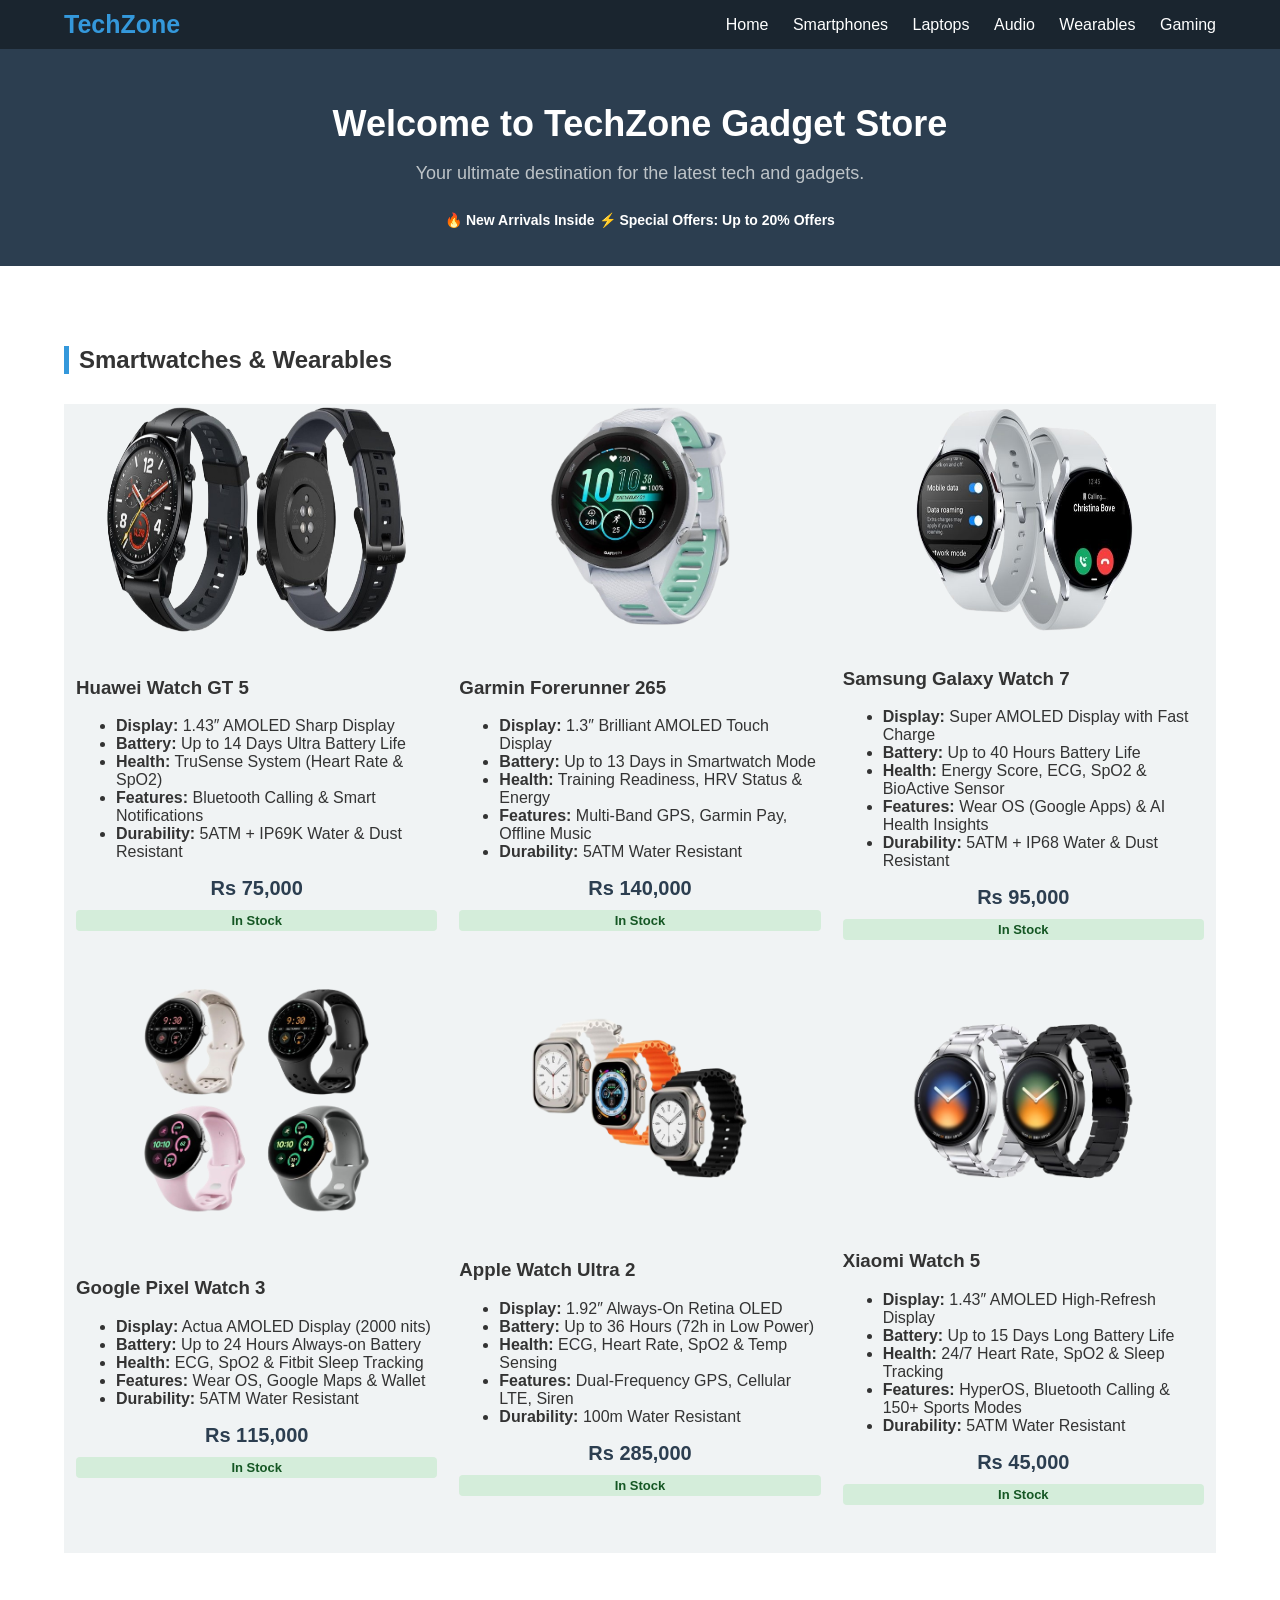
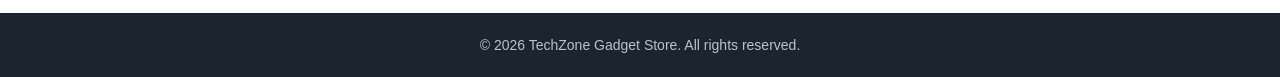
<file: wearables.html>
<!DOCTYPE html>
<html> 

    <head>
        <title>TechZone Gadget Store</title>
        <link rel="stylesheet" href="style.css">
    </head>

    <body style="font-family: 'Segoe UI', Tahoma, Geneva, Verdana, sans-serif;">

        <header>
            <div class="TZ"><b>TechZone</b></div>
            <nav>
                <a href="index.html">Home</a>
                <a href="smartphones.html">Smartphones</a>
                <a href="laptops.html">Laptops</a>
                <a href="audio.html">Audio</a>
                <a href="wearables.html">Wearables</a>
                <a href="gaming.html">Gaming</a>
            </nav>
        </header>

        <div class="hm" id="home">

            <h1 class="hm-h1">Welcome to TechZone Gadget Store</h1>
            <p class="hm-p">Your ultimate destination for the latest tech and gadgets.</p>
            
            <div class="Offers">
                    🔥 New Arrivals Inside 
                    ⚡ Special Offers: Up to 20% Offers
            </div>

        </div>
        
        <div class="category" id="wearables">

        <div><h2 class="ch2">Smartwatches & Wearables</h2></div>

            <table style="width: 100%; height: auto; table-layout: fixed; background-color: #f0f3f4;">

                <tr align="center">
                    <td><img src="images/Smartwatches & Wearables/huawei.png" width="300px" height="225px" /></td>
                    <td><img src="images/Smartwatches & Wearables/germin 265.png" width="180px" height="225px" /></td>
                    <td><img src="images/Smartwatches & Wearables/samsung.png" width="225px" height="225px"/></td>
                </tr>

                <tr>
                    

                    <td style="padding: 10px;">
                        <h3>Huawei Watch GT 5</h3>
                        <ul>
                            <li><b>Display:</b> 1.43″ AMOLED Sharp Display</li>
                            <li><b>Battery:</b> Up to 14 Days Ultra Battery Life</li>
                            <li><b>Health:</b> TruSense System (Heart Rate & SpO2)</li>
                            <li><b>Features:</b> Bluetooth Calling & Smart Notifications</li>
                            <li><b>Durability:</b> 5ATM + IP69K Water & Dust Resistant</li>
                        </ul>
                        <div class="prize">Rs 75,000</div>
                        <div class="in-stock">In Stock</div>
                        <br><br>
                    </td>

                    <td style="padding: 10px;">
                        <h3>Garmin Forerunner 265</h3>
                        <ul>
                            <li><b>Display:</b> 1.3″ Brilliant AMOLED Touch Display</li>
                            <li><b>Battery:</b> Up to 13 Days in Smartwatch Mode</li>
                            <li><b>Health:</b> Training Readiness, HRV Status & Energy</li>
                            <li><b>Features:</b> Multi-Band GPS, Garmin Pay, Offline Music</li>
                            <li><b>Durability:</b> 5ATM Water Resistant</li>
                        </ul>
                        <div class="prize">Rs 140,000</div>
                        <div class="in-stock">In Stock</div>
                        <br><br>
                    </td>
                    
                    <td style="padding: 10px;">
                        <h3>Samsung Galaxy Watch 7</h3>
                        <ul>
                            <li><b>Display:</b> Super AMOLED Display with Fast Charge</li>
                            <li><b>Battery:</b> Up to 40 Hours Battery Life</li>
                            <li><b>Health:</b> Energy Score, ECG, SpO2 & BioActive Sensor</li>
                            <li><b>Features:</b> Wear OS (Google Apps) & AI Health Insights</li>
                            <li><b>Durability:</b> 5ATM + IP68 Water & Dust Resistant</li>
                        </ul>
                        <div class="prize">Rs 95,000</div>
                        <div class="in-stock">In Stock</div>
                        <br><br>
                    </td>

                </tr>

                <tr align="center">
                    <td><img src="images/Smartwatches & Wearables/google.png" width="225px" height="225px" /></td>
                    <td><img src="images/Smartwatches & Wearables/apple.png" width="225px" height="225px" /></td>
                    
                    <td><img src="images/Smartwatches & Wearables/xiaomi.png" width="225px" height="225px"/></td>
                </tr>

                <tr>
                    <td style="padding: 10px;">
                        <h3>Google Pixel Watch 3</h3>
                        <ul>
                            <li><b>Display:</b> Actua AMOLED Display (2000 nits)</li>
                            <li><b>Battery:</b> Up to 24 Hours Always-on Battery</li>
                            <li><b>Health:</b> ECG, SpO2 & Fitbit Sleep Tracking</li>
                            <li><b>Features:</b> Wear OS, Google Maps & Wallet</li>
                            <li><b>Durability:</b> 5ATM Water Resistant</li>
                        </ul>
                        <div class="prize">Rs 115,000</div>
                        <div class="in-stock">In Stock</div>
                        <br><br>
                    </td>

                    <td style="padding: 10px;">
                        <h3>Apple Watch Ultra 2</h3>
                        <ul>
                            <li><b>Display:</b> 1.92″ Always-On Retina OLED </li>
                            <li><b>Battery:</b> Up to 36 Hours (72h in Low Power)</li>
                            <li><b>Health:</b> ECG, Heart Rate, SpO2 & Temp Sensing</li>
                            <li><b>Features:</b> Dual-Frequency GPS, Cellular LTE, Siren</li>
                            <li><b>Durability:</b> 100m Water Resistant</li>
                        </ul>
                        <div class="prize">Rs 285,000</div>
                        <div class="in-stock">In Stock</div>
                        <br><br>
                    </td>

                    <td style="padding: 10px;">
                        <h3>Xiaomi Watch 5</h3>
                        <ul>
                            <li><b>Display:</b> 1.43″ AMOLED High-Refresh Display</li>
                            <li><b>Battery:</b> Up to 15 Days Long Battery Life</li>
                            <li><b>Health:</b> 24/7 Heart Rate, SpO2 & Sleep Tracking</li>
                            <li><b>Features:</b> HyperOS, Bluetooth Calling & 150+ Sports Modes</li>
                            <li><b>Durability:</b> 5ATM Water Resistant</li>
                        </ul>
                        <div class="prize">Rs 45,000</div>
                        <div class="in-stock">In Stock</div>
                        <br><br>
                    </td>

                </tr>

            </table>

        </div>

        <footer>

            <p>&copy; 2026 TechZone Gadget Store. All rights reserved.</p>

        </footer>
        
    </body>

</html>
</file>
<file: style.css>
body {
    background-color: #ffffff;
    color: #333;
    padding: 0;
    margin: 0;
    }

header{
    background-color: #1a252f;
    padding: 10px 5%;
    display: flex;
    justify-content: space-between;
    align-items: center;
    position: sticky;
    top: 0;
    margin: 0;
    }

.TZ{
    font-size: 25px;
    color: #3498db;
    }

nav a{
    font-size: 16px;
    color: #fff;
    margin-left: 20px;
    text-decoration: none;
    }

nav a:hover {
    color: #3498db;
    }

.hm {
    background-color: #2c3e50;
    color: #fff;
    text-align: center;
    padding: 30px 20px;
    }

.hm-h1 {
    font-size: 36px;
    margin-bottom: 10px;
    }

.hm-p {
    font-size: 18px;
    margin-bottom: 20px;
    color: #bdc3c7;
    }

.Offers {
    padding: 8px 15px;
    border-radius: 20px;
    font-weight: bold;
    font-size: 14px;
}

.p{
    color: #666;
    font-size: 14px;
}

.td{
    background-color: #f8f9fa;
    padding: 25px; 
    border-radius: 10px;
}

.shop{
    text-decoration: none;
    background-color: #3498db;
    color: white;
    padding: 12px 28px;
    font-weight: bold;
    font-size: 14px;
    border-radius: 4px;
    margin-top: 15px;
}
.about{
    background-color: #1a252f; 
    color: white; 
    padding: 50px 5%; 
    margin-top: 40px;
}

.ap{
    color: #bdc3c7;
    font-size: 15px;
    text-align: justify;
}

#c1{
    background-color: #e4e6e7;
}

.category{ 
    padding: 60px 5%;
    
}

.ch2 {
   
    margin-bottom: 30px;
    border-left: 5px solid #3498db;
    padding-left: 10px;
}

.prize{
    text-align: center;
    font-size: 20px;
    font-weight: bold;
    color: #2c3e50;
    margin-bottom: 10px;
}

.in-stock {
    background-color: #d4edda; 
    color: #155724;
    text-align: center;
    font-size: 13px;
    font-weight: bold;
    padding: 3px 10px;
    border-radius: 4px;
}

.out-stock{
    background-color: #f8d7da;
    color: #721c24;
    text-align: center;
    font-size: 13px;
    font-weight: bold;
    padding: 3px 10px;
    border-radius: 4px;
}

footer {
    background-color: #1a252f;
    color: #bdc3c7;
    text-align: center;
    padding: 10px;
    font-size: 14px;
}
</file>
